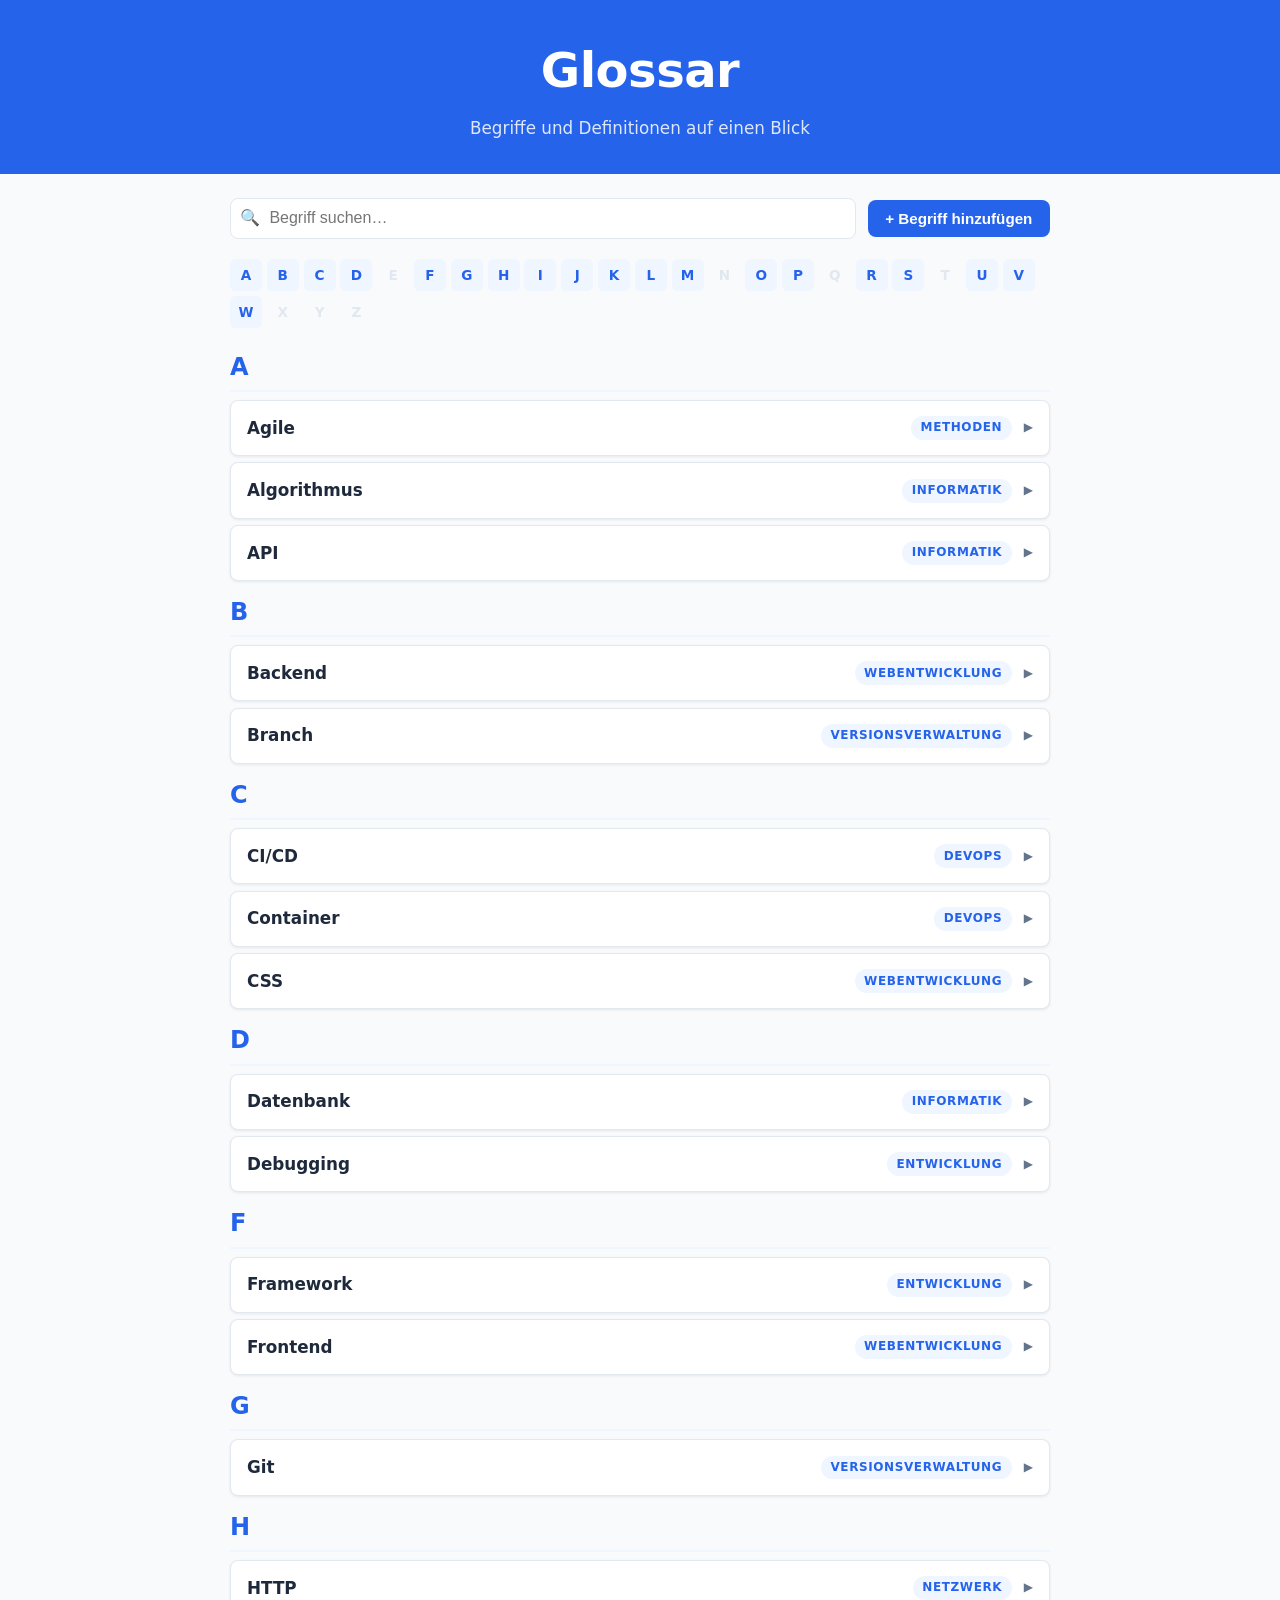
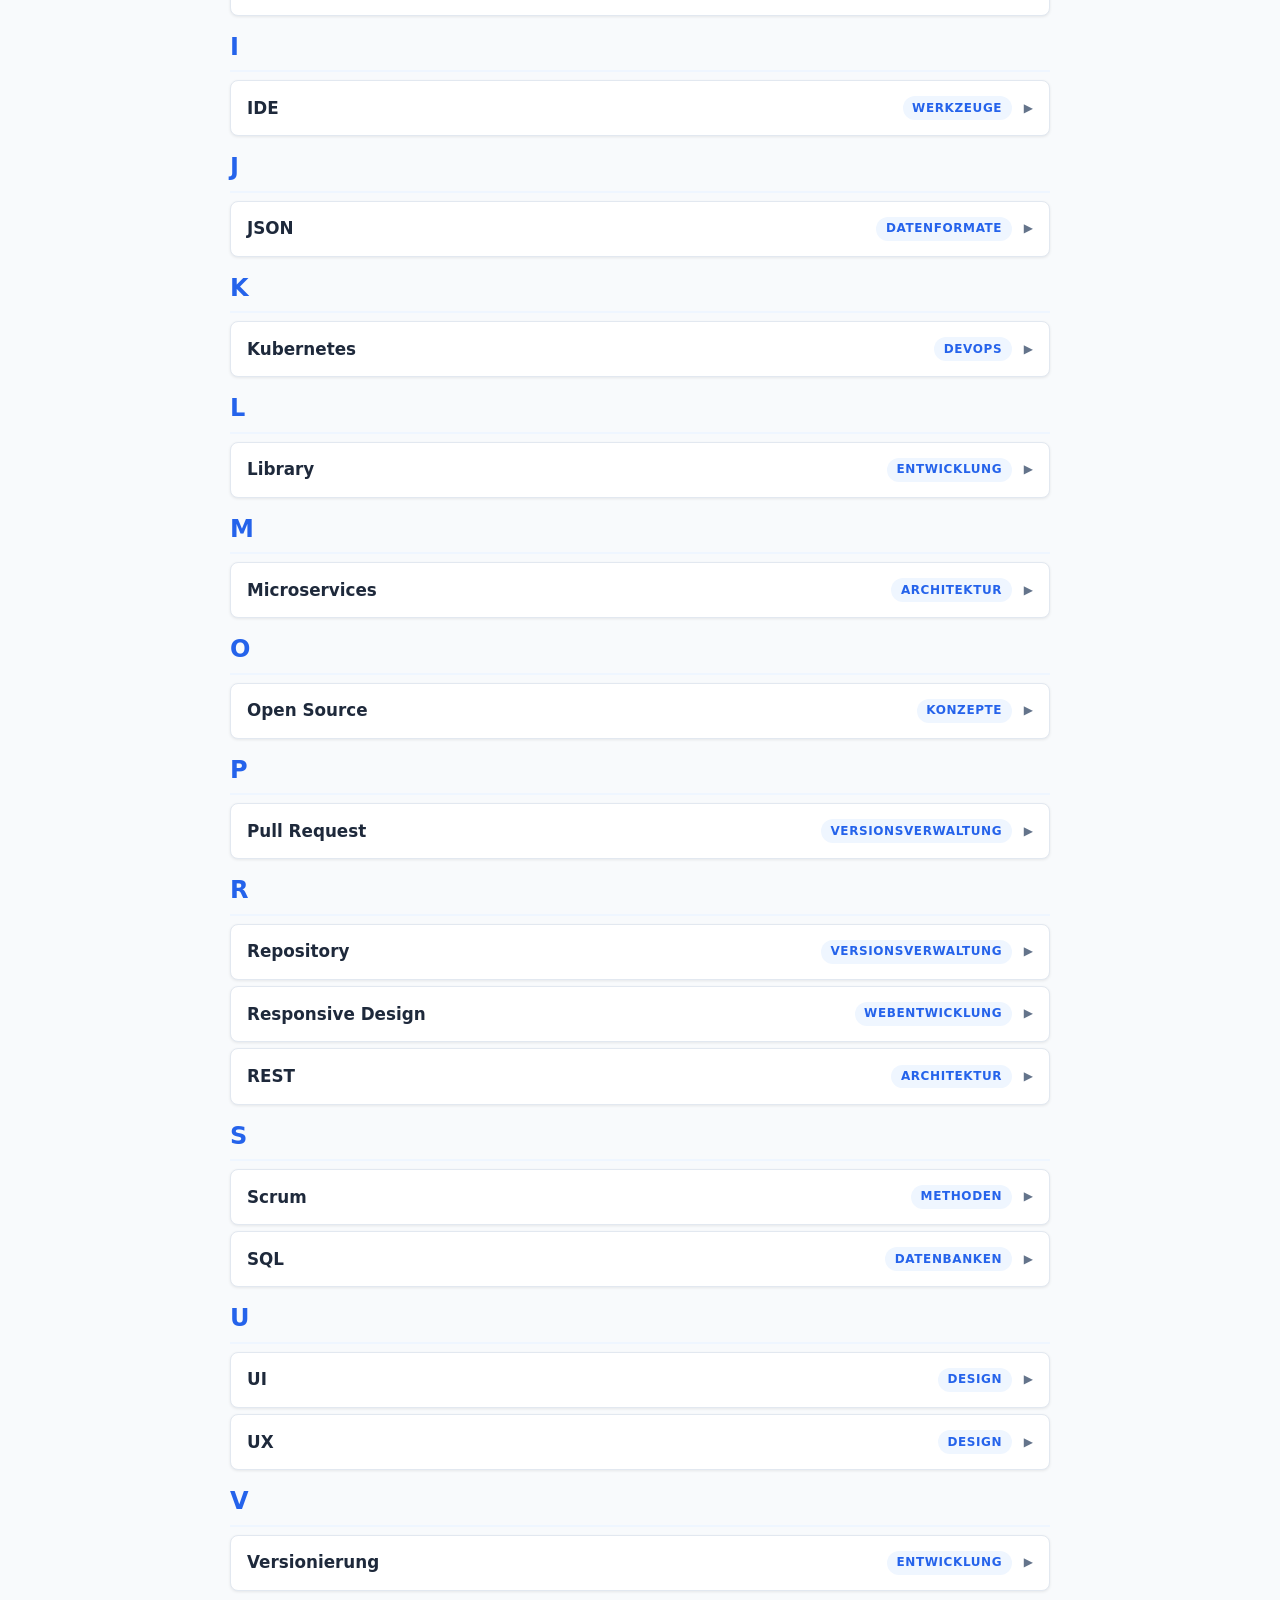
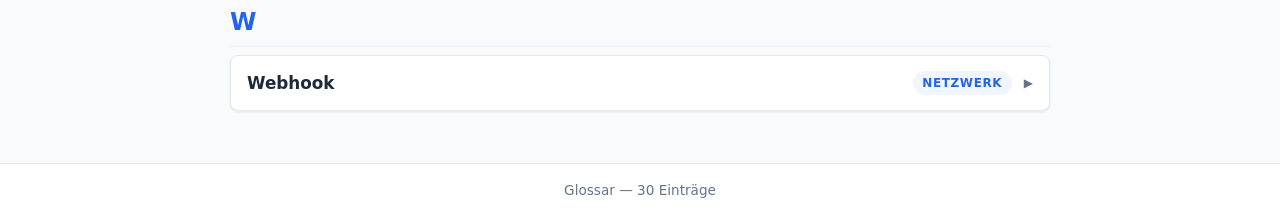
<file: index.html>
<!DOCTYPE html>
<html lang="de">
<head>
  <meta charset="UTF-8" />
  <meta name="viewport" content="width=device-width, initial-scale=1.0" />
  <title>Glossar</title>
  <link rel="stylesheet" href="style.css" />
</head>
<body>
  <header>
    <div class="header-inner">
      <h1>Glossar</h1>
      <p class="subtitle">Begriffe und Definitionen auf einen Blick</p>
    </div>
  </header>

  <main>
    <section class="controls">
      <div class="search-wrap">
        <input
          type="search"
          id="search"
          placeholder="Begriff suchen…"
          aria-label="Glossar durchsuchen"
          autocomplete="off"
        />
        <span class="search-icon" aria-hidden="true">🔍</span>
      </div>
      <button id="add-btn" class="btn-primary">+ Begriff hinzufügen</button>
    </section>

    <!-- Add / Edit form (hidden by default) -->
    <section id="form-section" class="form-section hidden" aria-live="polite">
      <h2 id="form-title">Neuen Begriff hinzufügen</h2>
      <form id="term-form" novalidate>
        <input type="hidden" id="edit-index" value="" />
        <div class="form-row">
          <label for="input-term">Begriff</label>
          <input type="text" id="input-term" required maxlength="100" />
        </div>
        <div class="form-row">
          <label for="input-def">Definition</label>
          <textarea id="input-def" required rows="4" maxlength="2000"></textarea>
        </div>
        <div class="form-row">
          <label for="input-category">Kategorie (optional)</label>
          <input type="text" id="input-category" maxlength="50" />
        </div>
        <div class="form-actions">
          <button type="submit" class="btn-primary">Speichern</button>
          <button type="button" id="cancel-btn" class="btn-secondary">Abbrechen</button>
        </div>
      </form>
    </section>

    <!-- Alphabet quick-nav -->
    <nav id="alpha-nav" class="alpha-nav" aria-label="Alphabetische Navigation"></nav>

    <!-- Glossary list -->
    <section id="glossary" class="glossary" aria-live="polite"></section>

    <p id="no-results" class="no-results hidden">Kein Begriff gefunden.</p>
  </main>

  <footer>
    <p>Glossar &mdash; <span id="term-count">0</span> Einträge</p>
  </footer>

  <script src="app.js"></script>
</body>
</html>
</file>
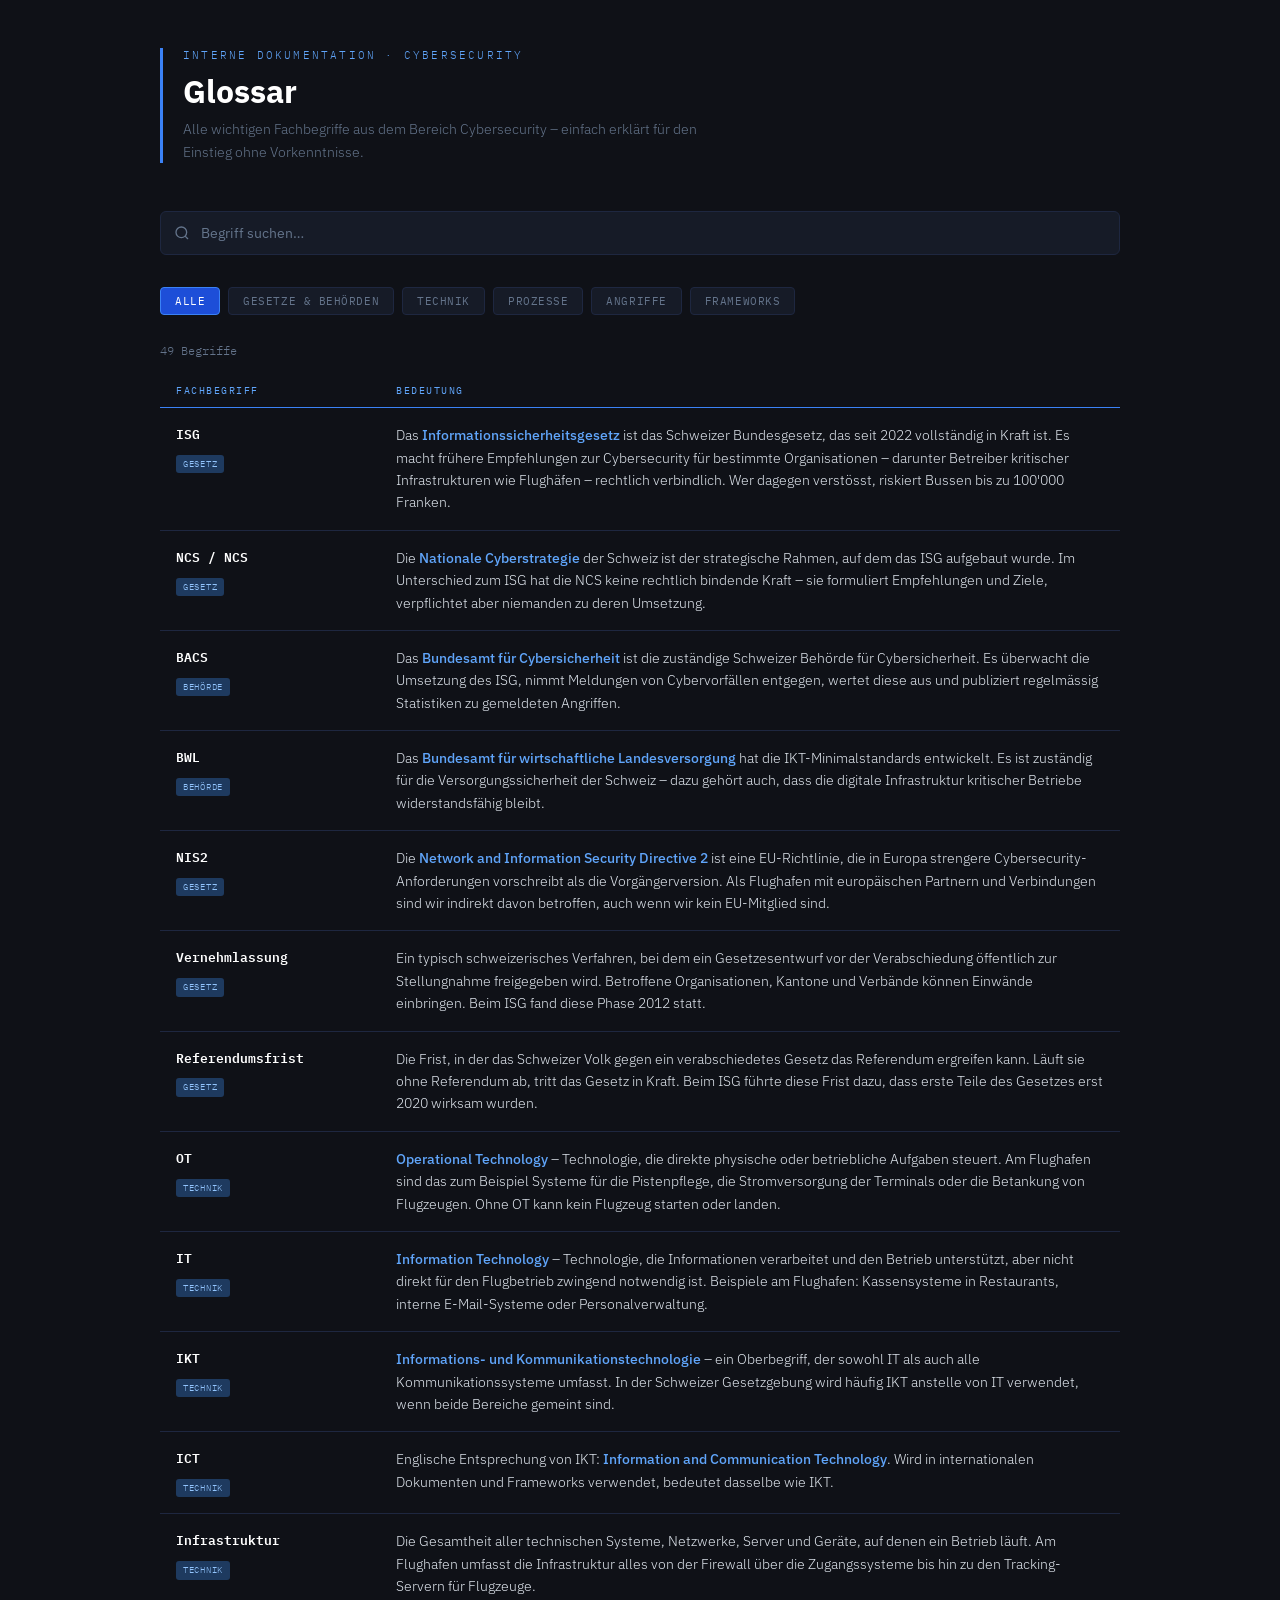
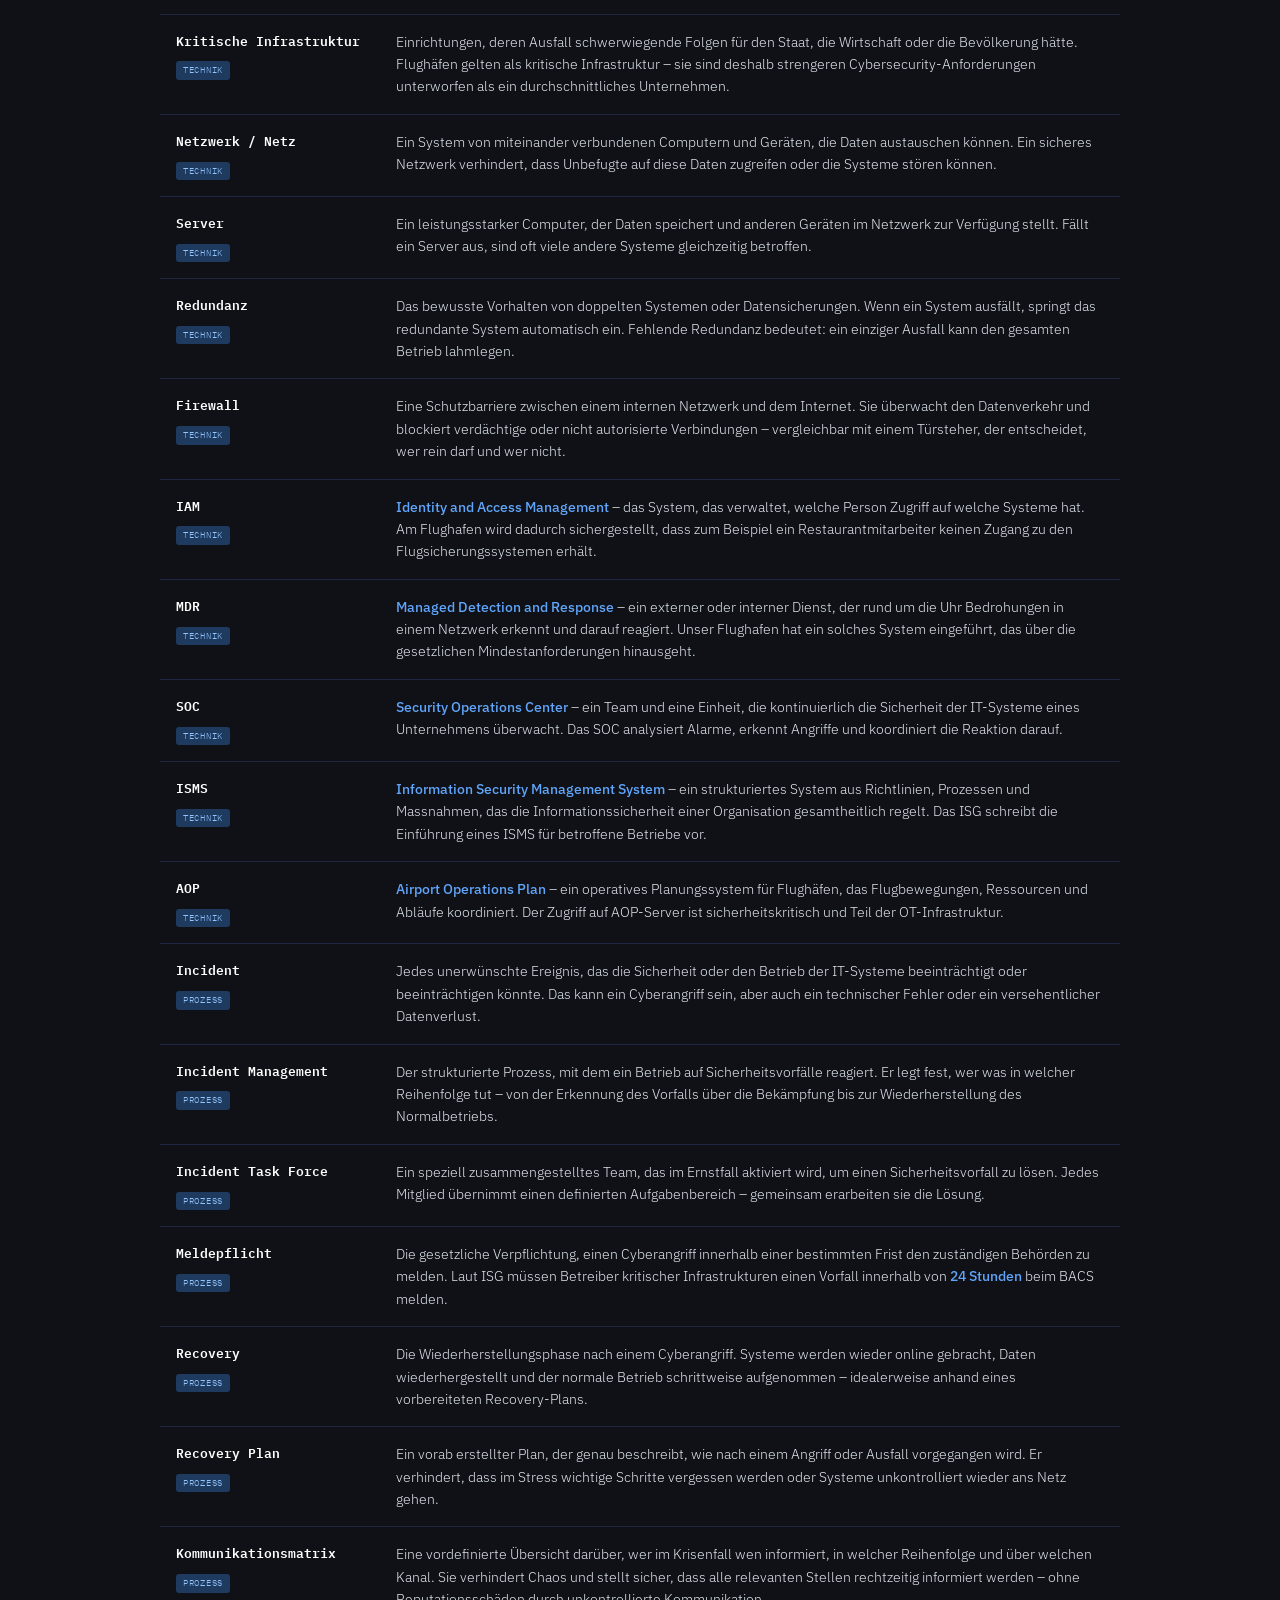
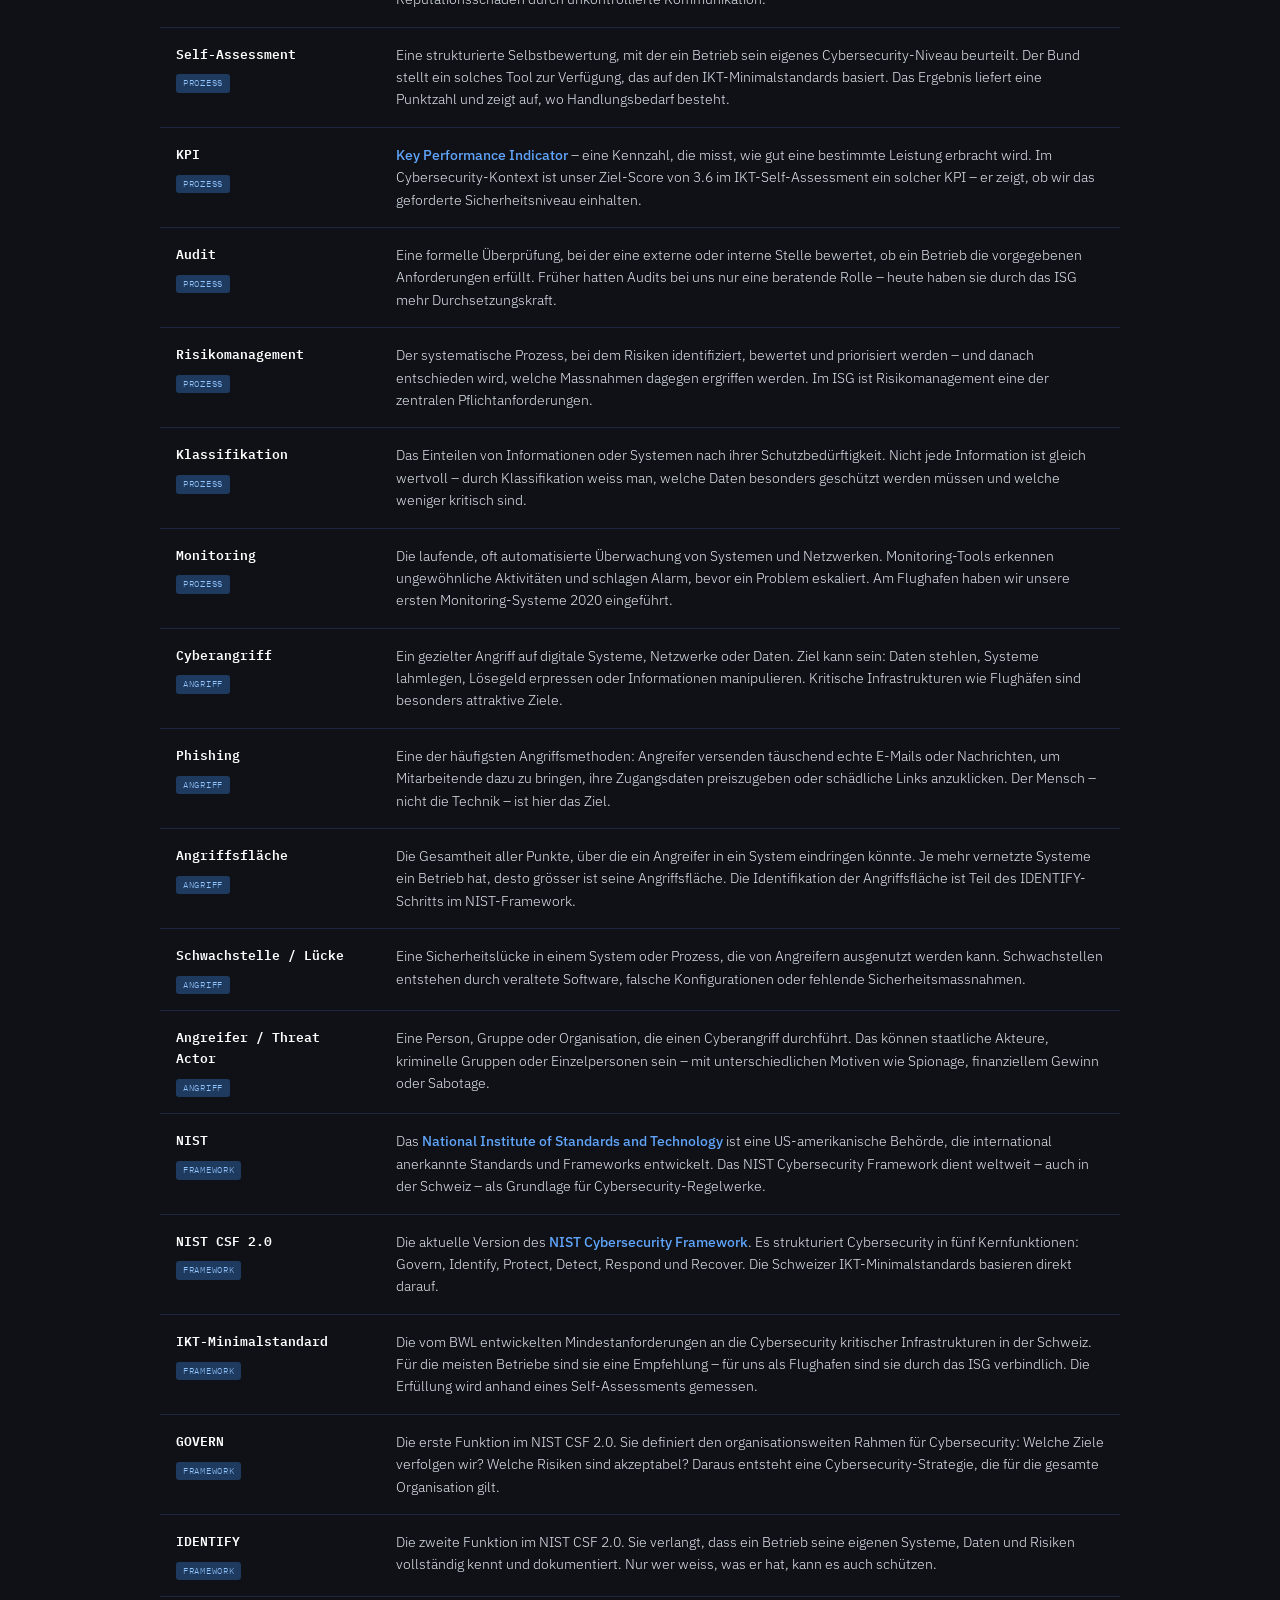
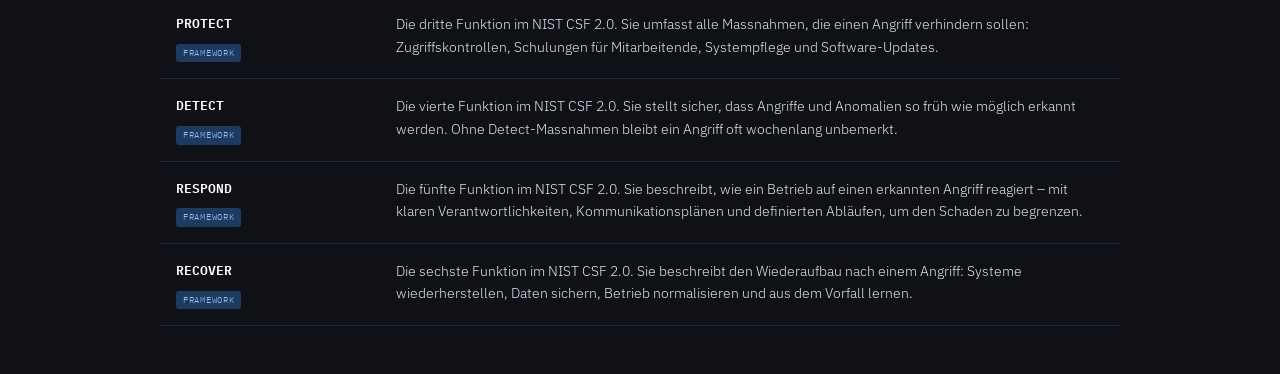
<file: glossar_cybersecurity.html>
<!DOCTYPE html>
<html lang="de">
<head>
<meta charset="UTF-8">
<meta name="viewport" content="width=device-width, initial-scale=1.0">
<title>Glossar – Cybersecurity am Flughafen</title>
<style>
  @import url('https://fonts.googleapis.com/css2?family=IBM+Plex+Mono:wght@400;600&family=IBM+Plex+Sans:wght@300;400;500;700&display=swap');

  :root {
    --bg: #0f1117;
    --surface: #161b27;
    --border: #1e2740;
    --accent: #3b82f6;
    --accent2: #60a5fa;
    --text: #e2e8f0;
    --muted: #64748b;
    --tag-bg: #1e3a5f;
    --tag-text: #93c5fd;
    --highlight: #1d4ed8;
  }

  * { box-sizing: border-box; margin: 0; padding: 0; }

  body {
    background: var(--bg);
    color: var(--text);
    font-family: 'IBM Plex Sans', sans-serif;
    font-weight: 300;
    min-height: 100vh;
    padding: 48px 24px;
  }

  .container {
    max-width: 960px;
    margin: 0 auto;
  }

  header {
    margin-bottom: 48px;
    border-left: 3px solid var(--accent);
    padding-left: 20px;
  }

  header .label {
    font-family: 'IBM Plex Mono', monospace;
    font-size: 11px;
    letter-spacing: 0.2em;
    color: var(--accent2);
    text-transform: uppercase;
    margin-bottom: 10px;
  }

  header h1 {
    font-size: 32px;
    font-weight: 700;
    color: #fff;
    line-height: 1.2;
    margin-bottom: 8px;
  }

  header p {
    color: var(--muted);
    font-size: 14px;
    max-width: 520px;
    line-height: 1.6;
  }

  .search-wrap {
    margin-bottom: 32px;
    position: relative;
  }

  .search-wrap input {
    width: 100%;
    background: var(--surface);
    border: 1px solid var(--border);
    color: var(--text);
    font-family: 'IBM Plex Sans', sans-serif;
    font-size: 14px;
    padding: 12px 16px 12px 40px;
    border-radius: 6px;
    outline: none;
    transition: border-color 0.2s;
  }

  .search-wrap input:focus { border-color: var(--accent); }
  .search-wrap input::placeholder { color: var(--muted); }

  .search-wrap svg {
    position: absolute;
    left: 14px;
    top: 50%;
    transform: translateY(-50%);
    color: var(--muted);
  }

  .filter-row {
    display: flex;
    gap: 8px;
    flex-wrap: wrap;
    margin-bottom: 28px;
  }

  .filter-btn {
    background: var(--surface);
    border: 1px solid var(--border);
    color: var(--muted);
    font-family: 'IBM Plex Mono', monospace;
    font-size: 11px;
    letter-spacing: 0.05em;
    padding: 6px 14px;
    border-radius: 4px;
    cursor: pointer;
    transition: all 0.15s;
    text-transform: uppercase;
  }

  .filter-btn:hover, .filter-btn.active {
    background: var(--highlight);
    border-color: var(--accent);
    color: #fff;
  }

  .count {
    font-family: 'IBM Plex Mono', monospace;
    font-size: 12px;
    color: var(--muted);
    margin-bottom: 16px;
  }

  table {
    width: 100%;
    border-collapse: collapse;
  }

  thead tr {
    border-bottom: 1px solid var(--accent);
  }

  thead th {
    font-family: 'IBM Plex Mono', monospace;
    font-size: 10px;
    letter-spacing: 0.15em;
    text-transform: uppercase;
    color: var(--accent2);
    padding: 10px 16px;
    text-align: left;
    font-weight: 400;
  }

  tbody tr {
    border-bottom: 1px solid var(--border);
    transition: background 0.15s;
  }

  tbody tr:hover { background: var(--surface); }

  tbody tr.hidden { display: none; }

  td {
    padding: 16px;
    vertical-align: top;
    font-size: 14px;
    line-height: 1.6;
  }

  td:first-child {
    width: 220px;
    min-width: 180px;
  }

  .term {
    font-family: 'IBM Plex Mono', monospace;
    font-size: 13px;
    font-weight: 600;
    color: #fff;
    display: block;
    margin-bottom: 6px;
  }

  .tag {
    display: inline-block;
    background: var(--tag-bg);
    color: var(--tag-text);
    font-family: 'IBM Plex Mono', monospace;
    font-size: 9px;
    letter-spacing: 0.08em;
    text-transform: uppercase;
    padding: 2px 7px;
    border-radius: 3px;
  }

  .definition {
    color: var(--text);
    font-weight: 300;
  }

  .definition strong {
    color: var(--accent2);
    font-weight: 500;
  }

  .no-results {
    text-align: center;
    padding: 48px;
    color: var(--muted);
    font-family: 'IBM Plex Mono', monospace;
    font-size: 13px;
    display: none;
  }
</style>
</head>
<body>
<div class="container">

  <header>
    <div class="label">Interne Dokumentation · Cybersecurity</div>
    <h1>Glossar</h1>
    <p>Alle wichtigen Fachbegriffe aus dem Bereich Cybersecurity – einfach erklärt für den Einstieg ohne Vorkenntnisse.</p>
  </header>

  <div class="search-wrap">
    <svg width="16" height="16" fill="none" stroke="currentColor" stroke-width="2" viewBox="0 0 24 24"><circle cx="11" cy="11" r="8"/><path d="m21 21-4.35-4.35"/></svg>
    <input type="text" id="search" placeholder="Begriff suchen…" oninput="filterTable()">
  </div>

  <div class="filter-row">
    <button class="filter-btn active" onclick="setFilter('alle', this)">Alle</button>
    <button class="filter-btn" onclick="setFilter('gesetz', this)">Gesetze & Behörden</button>
    <button class="filter-btn" onclick="setFilter('technik', this)">Technik</button>
    <button class="filter-btn" onclick="setFilter('prozess', this)">Prozesse</button>
    <button class="filter-btn" onclick="setFilter('angriff', this)">Angriffe</button>
    <button class="filter-btn" onclick="setFilter('framework', this)">Frameworks</button>
  </div>

  <div class="count" id="count"></div>

  <table id="glossar">
    <thead>
      <tr>
        <th>Fachbegriff</th>
        <th>Bedeutung</th>
      </tr>
    </thead>
    <tbody>

      <tr data-cat="gesetz">
        <td><span class="term">ISG</span><span class="tag">Gesetz</span></td>
        <td class="definition">Das <strong>Informationssicherheitsgesetz</strong> ist das Schweizer Bundesgesetz, das seit 2022 vollständig in Kraft ist. Es macht frühere Empfehlungen zur Cybersecurity für bestimmte Organisationen – darunter Betreiber kritischer Infrastrukturen wie Flughäfen – rechtlich verbindlich. Wer dagegen verstösst, riskiert Bussen bis zu 100'000 Franken.</td>
      </tr>

      <tr data-cat="gesetz">
        <td><span class="term">NCS / NCS</span><span class="tag">Gesetz</span></td>
        <td class="definition">Die <strong>Nationale Cyberstrategie</strong> der Schweiz ist der strategische Rahmen, auf dem das ISG aufgebaut wurde. Im Unterschied zum ISG hat die NCS keine rechtlich bindende Kraft – sie formuliert Empfehlungen und Ziele, verpflichtet aber niemanden zu deren Umsetzung.</td>
      </tr>

      <tr data-cat="gesetz">
        <td><span class="term">BACS</span><span class="tag">Behörde</span></td>
        <td class="definition">Das <strong>Bundesamt für Cybersicherheit</strong> ist die zuständige Schweizer Behörde für Cybersicherheit. Es überwacht die Umsetzung des ISG, nimmt Meldungen von Cybervorfällen entgegen, wertet diese aus und publiziert regelmässig Statistiken zu gemeldeten Angriffen.</td>
      </tr>

      <tr data-cat="gesetz">
        <td><span class="term">BWL</span><span class="tag">Behörde</span></td>
        <td class="definition">Das <strong>Bundesamt für wirtschaftliche Landesversorgung</strong> hat die IKT-Minimalstandards entwickelt. Es ist zuständig für die Versorgungssicherheit der Schweiz – dazu gehört auch, dass die digitale Infrastruktur kritischer Betriebe widerstandsfähig bleibt.</td>
      </tr>

      <tr data-cat="gesetz">
        <td><span class="term">NIS2</span><span class="tag">Gesetz</span></td>
        <td class="definition">Die <strong>Network and Information Security Directive 2</strong> ist eine EU-Richtlinie, die in Europa strengere Cybersecurity-Anforderungen vorschreibt als die Vorgängerversion. Als Flughafen mit europäischen Partnern und Verbindungen sind wir indirekt davon betroffen, auch wenn wir kein EU-Mitglied sind.</td>
      </tr>

      <tr data-cat="gesetz">
        <td><span class="term">Vernehmlassung</span><span class="tag">Gesetz</span></td>
        <td class="definition">Ein typisch schweizerisches Verfahren, bei dem ein Gesetzesentwurf vor der Verabschiedung öffentlich zur Stellungnahme freigegeben wird. Betroffene Organisationen, Kantone und Verbände können Einwände einbringen. Beim ISG fand diese Phase 2012 statt.</td>
      </tr>

      <tr data-cat="gesetz">
        <td><span class="term">Referendumsfrist</span><span class="tag">Gesetz</span></td>
        <td class="definition">Die Frist, in der das Schweizer Volk gegen ein verabschiedetes Gesetz das Referendum ergreifen kann. Läuft sie ohne Referendum ab, tritt das Gesetz in Kraft. Beim ISG führte diese Frist dazu, dass erste Teile des Gesetzes erst 2020 wirksam wurden.</td>
      </tr>

      <tr data-cat="technik">
        <td><span class="term">OT</span><span class="tag">Technik</span></td>
        <td class="definition"><strong>Operational Technology</strong> – Technologie, die direkte physische oder betriebliche Aufgaben steuert. Am Flughafen sind das zum Beispiel Systeme für die Pistenpflege, die Stromversorgung der Terminals oder die Betankung von Flugzeugen. Ohne OT kann kein Flugzeug starten oder landen.</td>
      </tr>

      <tr data-cat="technik">
        <td><span class="term">IT</span><span class="tag">Technik</span></td>
        <td class="definition"><strong>Information Technology</strong> – Technologie, die Informationen verarbeitet und den Betrieb unterstützt, aber nicht direkt für den Flugbetrieb zwingend notwendig ist. Beispiele am Flughafen: Kassensysteme in Restaurants, interne E-Mail-Systeme oder Personalverwaltung.</td>
      </tr>

      <tr data-cat="technik">
        <td><span class="term">IKT</span><span class="tag">Technik</span></td>
        <td class="definition"><strong>Informations- und Kommunikationstechnologie</strong> – ein Oberbegriff, der sowohl IT als auch alle Kommunikationssysteme umfasst. In der Schweizer Gesetzgebung wird häufig IKT anstelle von IT verwendet, wenn beide Bereiche gemeint sind.</td>
      </tr>

      <tr data-cat="technik">
        <td><span class="term">ICT</span><span class="tag">Technik</span></td>
        <td class="definition">Englische Entsprechung von IKT: <strong>Information and Communication Technology</strong>. Wird in internationalen Dokumenten und Frameworks verwendet, bedeutet dasselbe wie IKT.</td>
      </tr>

      <tr data-cat="technik">
        <td><span class="term">Infrastruktur</span><span class="tag">Technik</span></td>
        <td class="definition">Die Gesamtheit aller technischen Systeme, Netzwerke, Server und Geräte, auf denen ein Betrieb läuft. Am Flughafen umfasst die Infrastruktur alles von der Firewall über die Zugangssysteme bis hin zu den Tracking-Servern für Flugzeuge.</td>
      </tr>

      <tr data-cat="technik">
        <td><span class="term">Kritische Infrastruktur</span><span class="tag">Technik</span></td>
        <td class="definition">Einrichtungen, deren Ausfall schwerwiegende Folgen für den Staat, die Wirtschaft oder die Bevölkerung hätte. Flughäfen gelten als kritische Infrastruktur – sie sind deshalb strengeren Cybersecurity-Anforderungen unterworfen als ein durchschnittliches Unternehmen.</td>
      </tr>

      <tr data-cat="technik">
        <td><span class="term">Netzwerk / Netz</span><span class="tag">Technik</span></td>
        <td class="definition">Ein System von miteinander verbundenen Computern und Geräten, die Daten austauschen können. Ein sicheres Netzwerk verhindert, dass Unbefugte auf diese Daten zugreifen oder die Systeme stören können.</td>
      </tr>

      <tr data-cat="technik">
        <td><span class="term">Server</span><span class="tag">Technik</span></td>
        <td class="definition">Ein leistungsstarker Computer, der Daten speichert und anderen Geräten im Netzwerk zur Verfügung stellt. Fällt ein Server aus, sind oft viele andere Systeme gleichzeitig betroffen.</td>
      </tr>

      <tr data-cat="technik">
        <td><span class="term">Redundanz</span><span class="tag">Technik</span></td>
        <td class="definition">Das bewusste Vorhalten von doppelten Systemen oder Datensicherungen. Wenn ein System ausfällt, springt das redundante System automatisch ein. Fehlende Redundanz bedeutet: ein einziger Ausfall kann den gesamten Betrieb lahmlegen.</td>
      </tr>

      <tr data-cat="technik">
        <td><span class="term">Firewall</span><span class="tag">Technik</span></td>
        <td class="definition">Eine Schutzbarriere zwischen einem internen Netzwerk und dem Internet. Sie überwacht den Datenverkehr und blockiert verdächtige oder nicht autorisierte Verbindungen – vergleichbar mit einem Türsteher, der entscheidet, wer rein darf und wer nicht.</td>
      </tr>

      <tr data-cat="technik">
        <td><span class="term">IAM</span><span class="tag">Technik</span></td>
        <td class="definition"><strong>Identity and Access Management</strong> – das System, das verwaltet, welche Person Zugriff auf welche Systeme hat. Am Flughafen wird dadurch sichergestellt, dass zum Beispiel ein Restaurantmitarbeiter keinen Zugang zu den Flugsicherungssystemen erhält.</td>
      </tr>

      <tr data-cat="technik">
        <td><span class="term">MDR</span><span class="tag">Technik</span></td>
        <td class="definition"><strong>Managed Detection and Response</strong> – ein externer oder interner Dienst, der rund um die Uhr Bedrohungen in einem Netzwerk erkennt und darauf reagiert. Unser Flughafen hat ein solches System eingeführt, das über die gesetzlichen Mindestanforderungen hinausgeht.</td>
      </tr>

      <tr data-cat="technik">
        <td><span class="term">SOC</span><span class="tag">Technik</span></td>
        <td class="definition"><strong>Security Operations Center</strong> – ein Team und eine Einheit, die kontinuierlich die Sicherheit der IT-Systeme eines Unternehmens überwacht. Das SOC analysiert Alarme, erkennt Angriffe und koordiniert die Reaktion darauf.</td>
      </tr>

      <tr data-cat="technik">
        <td><span class="term">ISMS</span><span class="tag">Technik</span></td>
        <td class="definition"><strong>Information Security Management System</strong> – ein strukturiertes System aus Richtlinien, Prozessen und Massnahmen, das die Informationssicherheit einer Organisation gesamtheitlich regelt. Das ISG schreibt die Einführung eines ISMS für betroffene Betriebe vor.</td>
      </tr>

      <tr data-cat="technik">
        <td><span class="term">AOP</span><span class="tag">Technik</span></td>
        <td class="definition"><strong>Airport Operations Plan</strong> – ein operatives Planungssystem für Flughäfen, das Flugbewegungen, Ressourcen und Abläufe koordiniert. Der Zugriff auf AOP-Server ist sicherheitskritisch und Teil der OT-Infrastruktur.</td>
      </tr>

      <tr data-cat="prozess">
        <td><span class="term">Incident</span><span class="tag">Prozess</span></td>
        <td class="definition">Jedes unerwünschte Ereignis, das die Sicherheit oder den Betrieb der IT-Systeme beeinträchtigt oder beeinträchtigen könnte. Das kann ein Cyberangriff sein, aber auch ein technischer Fehler oder ein versehentlicher Datenverlust.</td>
      </tr>

      <tr data-cat="prozess">
        <td><span class="term">Incident Management</span><span class="tag">Prozess</span></td>
        <td class="definition">Der strukturierte Prozess, mit dem ein Betrieb auf Sicherheitsvorfälle reagiert. Er legt fest, wer was in welcher Reihenfolge tut – von der Erkennung des Vorfalls über die Bekämpfung bis zur Wiederherstellung des Normalbetriebs.</td>
      </tr>

      <tr data-cat="prozess">
        <td><span class="term">Incident Task Force</span><span class="tag">Prozess</span></td>
        <td class="definition">Ein speziell zusammengestelltes Team, das im Ernstfall aktiviert wird, um einen Sicherheitsvorfall zu lösen. Jedes Mitglied übernimmt einen definierten Aufgabenbereich – gemeinsam erarbeiten sie die Lösung.</td>
      </tr>

      <tr data-cat="prozess">
        <td><span class="term">Meldepflicht</span><span class="tag">Prozess</span></td>
        <td class="definition">Die gesetzliche Verpflichtung, einen Cyberangriff innerhalb einer bestimmten Frist den zuständigen Behörden zu melden. Laut ISG müssen Betreiber kritischer Infrastrukturen einen Vorfall innerhalb von <strong>24 Stunden</strong> beim BACS melden.</td>
      </tr>

      <tr data-cat="prozess">
        <td><span class="term">Recovery</span><span class="tag">Prozess</span></td>
        <td class="definition">Die Wiederherstellungsphase nach einem Cyberangriff. Systeme werden wieder online gebracht, Daten wiederhergestellt und der normale Betrieb schrittweise aufgenommen – idealerweise anhand eines vorbereiteten Recovery-Plans.</td>
      </tr>

      <tr data-cat="prozess">
        <td><span class="term">Recovery Plan</span><span class="tag">Prozess</span></td>
        <td class="definition">Ein vorab erstellter Plan, der genau beschreibt, wie nach einem Angriff oder Ausfall vorgegangen wird. Er verhindert, dass im Stress wichtige Schritte vergessen werden oder Systeme unkontrolliert wieder ans Netz gehen.</td>
      </tr>

      <tr data-cat="prozess">
        <td><span class="term">Kommunikationsmatrix</span><span class="tag">Prozess</span></td>
        <td class="definition">Eine vordefinierte Übersicht darüber, wer im Krisenfall wen informiert, in welcher Reihenfolge und über welchen Kanal. Sie verhindert Chaos und stellt sicher, dass alle relevanten Stellen rechtzeitig informiert werden – ohne Reputationsschäden durch unkontrollierte Kommunikation.</td>
      </tr>

      <tr data-cat="prozess">
        <td><span class="term">Self-Assessment</span><span class="tag">Prozess</span></td>
        <td class="definition">Eine strukturierte Selbstbewertung, mit der ein Betrieb sein eigenes Cybersecurity-Niveau beurteilt. Der Bund stellt ein solches Tool zur Verfügung, das auf den IKT-Minimalstandards basiert. Das Ergebnis liefert eine Punktzahl und zeigt auf, wo Handlungsbedarf besteht.</td>
      </tr>

      <tr data-cat="prozess">
        <td><span class="term">KPI</span><span class="tag">Prozess</span></td>
        <td class="definition"><strong>Key Performance Indicator</strong> – eine Kennzahl, die misst, wie gut eine bestimmte Leistung erbracht wird. Im Cybersecurity-Kontext ist unser Ziel-Score von 3.6 im IKT-Self-Assessment ein solcher KPI – er zeigt, ob wir das geforderte Sicherheitsniveau einhalten.</td>
      </tr>

      <tr data-cat="prozess">
        <td><span class="term">Audit</span><span class="tag">Prozess</span></td>
        <td class="definition">Eine formelle Überprüfung, bei der eine externe oder interne Stelle bewertet, ob ein Betrieb die vorgegebenen Anforderungen erfüllt. Früher hatten Audits bei uns nur eine beratende Rolle – heute haben sie durch das ISG mehr Durchsetzungskraft.</td>
      </tr>

      <tr data-cat="prozess">
        <td><span class="term">Risikomanagement</span><span class="tag">Prozess</span></td>
        <td class="definition">Der systematische Prozess, bei dem Risiken identifiziert, bewertet und priorisiert werden – und danach entschieden wird, welche Massnahmen dagegen ergriffen werden. Im ISG ist Risikomanagement eine der zentralen Pflichtanforderungen.</td>
      </tr>

      <tr data-cat="prozess">
        <td><span class="term">Klassifikation</span><span class="tag">Prozess</span></td>
        <td class="definition">Das Einteilen von Informationen oder Systemen nach ihrer Schutzbedürftigkeit. Nicht jede Information ist gleich wertvoll – durch Klassifikation weiss man, welche Daten besonders geschützt werden müssen und welche weniger kritisch sind.</td>
      </tr>

      <tr data-cat="prozess">
        <td><span class="term">Monitoring</span><span class="tag">Prozess</span></td>
        <td class="definition">Die laufende, oft automatisierte Überwachung von Systemen und Netzwerken. Monitoring-Tools erkennen ungewöhnliche Aktivitäten und schlagen Alarm, bevor ein Problem eskaliert. Am Flughafen haben wir unsere ersten Monitoring-Systeme 2020 eingeführt.</td>
      </tr>

      <tr data-cat="angriff">
        <td><span class="term">Cyberangriff</span><span class="tag">Angriff</span></td>
        <td class="definition">Ein gezielter Angriff auf digitale Systeme, Netzwerke oder Daten. Ziel kann sein: Daten stehlen, Systeme lahmlegen, Lösegeld erpressen oder Informationen manipulieren. Kritische Infrastrukturen wie Flughäfen sind besonders attraktive Ziele.</td>
      </tr>

      <tr data-cat="angriff">
        <td><span class="term">Phishing</span><span class="tag">Angriff</span></td>
        <td class="definition">Eine der häufigsten Angriffsmethoden: Angreifer versenden täuschend echte E-Mails oder Nachrichten, um Mitarbeitende dazu zu bringen, ihre Zugangsdaten preiszugeben oder schädliche Links anzuklicken. Der Mensch – nicht die Technik – ist hier das Ziel.</td>
      </tr>

      <tr data-cat="angriff">
        <td><span class="term">Angriffsfläche</span><span class="tag">Angriff</span></td>
        <td class="definition">Die Gesamtheit aller Punkte, über die ein Angreifer in ein System eindringen könnte. Je mehr vernetzte Systeme ein Betrieb hat, desto grösser ist seine Angriffsfläche. Die Identifikation der Angriffsfläche ist Teil des IDENTIFY-Schritts im NIST-Framework.</td>
      </tr>

      <tr data-cat="angriff">
        <td><span class="term">Schwachstelle / Lücke</span><span class="tag">Angriff</span></td>
        <td class="definition">Eine Sicherheitslücke in einem System oder Prozess, die von Angreifern ausgenutzt werden kann. Schwachstellen entstehen durch veraltete Software, falsche Konfigurationen oder fehlende Sicherheitsmassnahmen.</td>
      </tr>

      <tr data-cat="angriff">
        <td><span class="term">Angreifer / Threat Actor</span><span class="tag">Angriff</span></td>
        <td class="definition">Eine Person, Gruppe oder Organisation, die einen Cyberangriff durchführt. Das können staatliche Akteure, kriminelle Gruppen oder Einzelpersonen sein – mit unterschiedlichen Motiven wie Spionage, finanziellem Gewinn oder Sabotage.</td>
      </tr>

      <tr data-cat="framework">
        <td><span class="term">NIST</span><span class="tag">Framework</span></td>
        <td class="definition">Das <strong>National Institute of Standards and Technology</strong> ist eine US-amerikanische Behörde, die international anerkannte Standards und Frameworks entwickelt. Das NIST Cybersecurity Framework dient weltweit – auch in der Schweiz – als Grundlage für Cybersecurity-Regelwerke.</td>
      </tr>

      <tr data-cat="framework">
        <td><span class="term">NIST CSF 2.0</span><span class="tag">Framework</span></td>
        <td class="definition">Die aktuelle Version des <strong>NIST Cybersecurity Framework</strong>. Es strukturiert Cybersecurity in fünf Kernfunktionen: Govern, Identify, Protect, Detect, Respond und Recover. Die Schweizer IKT-Minimalstandards basieren direkt darauf.</td>
      </tr>

      <tr data-cat="framework">
        <td><span class="term">IKT-Minimalstandard</span><span class="tag">Framework</span></td>
        <td class="definition">Die vom BWL entwickelten Mindestanforderungen an die Cybersecurity kritischer Infrastrukturen in der Schweiz. Für die meisten Betriebe sind sie eine Empfehlung – für uns als Flughafen sind sie durch das ISG verbindlich. Die Erfüllung wird anhand eines Self-Assessments gemessen.</td>
      </tr>

      <tr data-cat="framework">
        <td><span class="term">GOVERN</span><span class="tag">Framework</span></td>
        <td class="definition">Die erste Funktion im NIST CSF 2.0. Sie definiert den organisationsweiten Rahmen für Cybersecurity: Welche Ziele verfolgen wir? Welche Risiken sind akzeptabel? Daraus entsteht eine Cybersecurity-Strategie, die für die gesamte Organisation gilt.</td>
      </tr>

      <tr data-cat="framework">
        <td><span class="term">IDENTIFY</span><span class="tag">Framework</span></td>
        <td class="definition">Die zweite Funktion im NIST CSF 2.0. Sie verlangt, dass ein Betrieb seine eigenen Systeme, Daten und Risiken vollständig kennt und dokumentiert. Nur wer weiss, was er hat, kann es auch schützen.</td>
      </tr>

      <tr data-cat="framework">
        <td><span class="term">PROTECT</span><span class="tag">Framework</span></td>
        <td class="definition">Die dritte Funktion im NIST CSF 2.0. Sie umfasst alle Massnahmen, die einen Angriff verhindern sollen: Zugriffskontrollen, Schulungen für Mitarbeitende, Systempflege und Software-Updates.</td>
      </tr>

      <tr data-cat="framework">
        <td><span class="term">DETECT</span><span class="tag">Framework</span></td>
        <td class="definition">Die vierte Funktion im NIST CSF 2.0. Sie stellt sicher, dass Angriffe und Anomalien so früh wie möglich erkannt werden. Ohne Detect-Massnahmen bleibt ein Angriff oft wochenlang unbemerkt.</td>
      </tr>

      <tr data-cat="framework">
        <td><span class="term">RESPOND</span><span class="tag">Framework</span></td>
        <td class="definition">Die fünfte Funktion im NIST CSF 2.0. Sie beschreibt, wie ein Betrieb auf einen erkannten Angriff reagiert – mit klaren Verantwortlichkeiten, Kommunikationsplänen und definierten Abläufen, um den Schaden zu begrenzen.</td>
      </tr>

      <tr data-cat="framework">
        <td><span class="term">RECOVER</span><span class="tag">Framework</span></td>
        <td class="definition">Die sechste Funktion im NIST CSF 2.0. Sie beschreibt den Wiederaufbau nach einem Angriff: Systeme wiederherstellen, Daten sichern, Betrieb normalisieren und aus dem Vorfall lernen.</td>
      </tr>

    </tbody>
  </table>

  <div class="no-results" id="no-results">Keine Begriffe gefunden.</div>

</div>

<script>
  let activeFilter = 'alle';

  function updateCount() {
    const visible = document.querySelectorAll('#glossar tbody tr:not(.hidden)').length;
    document.getElementById('count').textContent = visible + ' Begriff' + (visible !== 1 ? 'e' : '');
  }

  function filterTable() {
    const q = document.getElementById('search').value.toLowerCase();
    const rows = document.querySelectorAll('#glossar tbody tr');
    let visCount = 0;

    rows.forEach(row => {
      const matchCat = activeFilter === 'alle' || row.dataset.cat === activeFilter;
      const matchQ = q === '' || row.textContent.toLowerCase().includes(q);
      if (matchCat && matchQ) {
        row.classList.remove('hidden');
        visCount++;
      } else {
        row.classList.add('hidden');
      }
    });

    document.getElementById('no-results').style.display = visCount === 0 ? 'block' : 'none';
    updateCount();
  }

  function setFilter(cat, btn) {
    activeFilter = cat;
    document.querySelectorAll('.filter-btn').forEach(b => b.classList.remove('active'));
    btn.classList.add('active');
    filterTable();
  }

  updateCount();
</script>
</body>
</html>
</file>
<file: style.css>
/* ─── Reset & base ───────────────────────────────────────────────────── */
*, *::before, *::after { box-sizing: border-box; margin: 0; padding: 0; }

:root {
  --primary:       #2563eb;
  --primary-dark:  #1d4ed8;
  --primary-light: #eff6ff;
  --accent:        #f59e0b;
  --text:          #1e293b;
  --text-muted:    #64748b;
  --surface:       #ffffff;
  --surface-alt:   #f8fafc;
  --border:        #e2e8f0;
  --radius:        0.5rem;
  --shadow-sm:     0 1px 3px rgba(0,0,0,.08);
  --shadow-md:     0 4px 12px rgba(0,0,0,.1);
  --transition:    200ms ease;
}

html { scroll-behavior: smooth; }

body {
  font-family: system-ui, -apple-system, "Segoe UI", Roboto, sans-serif;
  font-size: 1rem;
  line-height: 1.6;
  color: var(--text);
  background: var(--surface-alt);
  min-height: 100vh;
  display: flex;
  flex-direction: column;
}

/* ─── Header ─────────────────────────────────────────────────────────── */
header {
  background: var(--primary);
  color: #fff;
  padding: 2rem 1.5rem;
  text-align: center;
}

.header-inner { max-width: 860px; margin: 0 auto; }

header h1 {
  font-size: clamp(1.8rem, 5vw, 3rem);
  font-weight: 800;
  letter-spacing: -0.5px;
}

.subtitle {
  margin-top: 0.4rem;
  font-size: 1.05rem;
  opacity: 0.85;
}

/* ─── Main layout ────────────────────────────────────────────────────── */
main {
  flex: 1;
  max-width: 860px;
  width: 100%;
  margin: 0 auto;
  padding: 1.5rem 1.25rem 3rem;
}

/* ─── Controls ───────────────────────────────────────────────────────── */
.controls {
  display: flex;
  gap: 0.75rem;
  align-items: center;
  flex-wrap: wrap;
  margin-bottom: 1.25rem;
}

.search-wrap {
  position: relative;
  flex: 1;
  min-width: 220px;
}

.search-wrap input {
  width: 100%;
  padding: 0.65rem 0.75rem 0.65rem 2.4rem;
  border: 1.5px solid var(--border);
  border-radius: var(--radius);
  font-size: 1rem;
  background: var(--surface);
  color: var(--text);
  transition: border-color var(--transition), box-shadow var(--transition);
}

.search-wrap input:focus {
  outline: none;
  border-color: var(--primary);
  box-shadow: 0 0 0 3px rgba(37,99,235,.15);
}

.search-icon {
  position: absolute;
  left: 0.65rem;
  top: 50%;
  transform: translateY(-50%);
  pointer-events: none;
  font-size: 1rem;
}

/* ─── Buttons ────────────────────────────────────────────────────────── */
.btn-primary, .btn-secondary {
  padding: 0.6rem 1.1rem;
  border: none;
  border-radius: var(--radius);
  font-size: 0.95rem;
  font-weight: 600;
  cursor: pointer;
  transition: background var(--transition), transform 80ms;
  white-space: nowrap;
}

.btn-primary {
  background: var(--primary);
  color: #fff;
}

.btn-primary:hover { background: var(--primary-dark); }
.btn-primary:active { transform: scale(.97); }

.btn-secondary {
  background: var(--border);
  color: var(--text);
}

.btn-secondary:hover { background: #cbd5e1; }

/* ─── Form section ───────────────────────────────────────────────────── */
.form-section {
  background: var(--surface);
  border: 1.5px solid var(--border);
  border-radius: var(--radius);
  padding: 1.5rem;
  margin-bottom: 1.5rem;
  box-shadow: var(--shadow-sm);
}

.form-section h2 {
  font-size: 1.1rem;
  margin-bottom: 1rem;
  color: var(--primary);
}

.form-row {
  display: flex;
  flex-direction: column;
  gap: 0.3rem;
  margin-bottom: 0.9rem;
}

.form-row label {
  font-size: 0.875rem;
  font-weight: 600;
  color: var(--text-muted);
}

.form-row input,
.form-row textarea {
  border: 1.5px solid var(--border);
  border-radius: var(--radius);
  padding: 0.55rem 0.75rem;
  font-size: 1rem;
  font-family: inherit;
  color: var(--text);
  background: var(--surface-alt);
  transition: border-color var(--transition), box-shadow var(--transition);
  resize: vertical;
}

.form-row input:focus,
.form-row textarea:focus {
  outline: none;
  border-color: var(--primary);
  box-shadow: 0 0 0 3px rgba(37,99,235,.15);
}

.form-row input.invalid,
.form-row textarea.invalid {
  border-color: #ef4444;
}

.form-actions {
  display: flex;
  gap: 0.6rem;
  margin-top: 0.5rem;
}

/* ─── Alphabet nav ───────────────────────────────────────────────────── */
.alpha-nav {
  display: flex;
  flex-wrap: wrap;
  gap: 0.3rem;
  margin-bottom: 1.25rem;
}

.alpha-nav a,
.alpha-nav .disabled {
  display: inline-block;
  width: 2rem;
  height: 2rem;
  line-height: 2rem;
  text-align: center;
  border-radius: 0.35rem;
  font-size: 0.85rem;
  font-weight: 700;
  text-decoration: none;
}

.alpha-nav a {
  color: var(--primary);
  background: var(--primary-light);
  transition: background var(--transition), color var(--transition);
}

.alpha-nav a:hover {
  background: var(--primary);
  color: #fff;
}

.alpha-nav a.disabled,
.alpha-nav .disabled {
  color: var(--border);
  background: transparent;
  pointer-events: none;
}

/* ─── Glossary ───────────────────────────────────────────────────────── */
.glossary { display: flex; flex-direction: column; gap: 0.5rem; }

.alpha-group { margin-bottom: 0.25rem; }

.alpha-group-letter {
  font-size: 1.5rem;
  font-weight: 800;
  color: var(--primary);
  margin-bottom: 0.5rem;
  padding-bottom: 0.25rem;
  border-bottom: 2px solid var(--primary-light);
}

.term-list { display: flex; flex-direction: column; gap: 0.4rem; }

/* ─── Term card ──────────────────────────────────────────────────────── */
.term-card {
  background: var(--surface);
  border: 1.5px solid var(--border);
  border-radius: var(--radius);
  overflow: hidden;
  box-shadow: var(--shadow-sm);
  transition: box-shadow var(--transition);
}

.term-card:hover { box-shadow: var(--shadow-md); }

.term-card summary {
  display: flex;
  align-items: center;
  justify-content: space-between;
  padding: 0.85rem 1rem;
  cursor: pointer;
  list-style: none;
  user-select: none;
  gap: 0.75rem;
}

.term-card summary::-webkit-details-marker { display: none; }

.term-name {
  font-weight: 700;
  font-size: 1.05rem;
  flex: 1;
}

.term-category {
  font-size: 0.75rem;
  font-weight: 600;
  text-transform: uppercase;
  letter-spacing: 0.05em;
  color: var(--primary);
  background: var(--primary-light);
  border-radius: 999px;
  padding: 0.15rem 0.6rem;
  white-space: nowrap;
}

.term-chevron {
  font-size: 0.75rem;
  color: var(--text-muted);
  transition: transform var(--transition);
}

details[open] .term-chevron { transform: rotate(90deg); }

.term-body {
  padding: 0 1rem 0.9rem;
  color: var(--text);
  font-size: 0.95rem;
  line-height: 1.65;
  border-top: 1px solid var(--border);
  padding-top: 0.75rem;
}

.term-actions {
  display: flex;
  gap: 0.5rem;
  margin-top: 0.75rem;
}

.btn-icon {
  background: none;
  border: 1.5px solid var(--border);
  border-radius: var(--radius);
  padding: 0.3rem 0.65rem;
  font-size: 0.8rem;
  font-weight: 600;
  cursor: pointer;
  color: var(--text-muted);
  transition: background var(--transition), color var(--transition), border-color var(--transition);
}

.btn-icon:hover { background: var(--surface-alt); border-color: #94a3b8; color: var(--text); }

.btn-icon.delete:hover { background: #fee2e2; border-color: #fca5a5; color: #dc2626; }

/* ─── No results ─────────────────────────────────────────────────────── */
.no-results {
  text-align: center;
  padding: 3rem 1rem;
  color: var(--text-muted);
  font-size: 1.1rem;
}

/* ─── Footer ─────────────────────────────────────────────────────────── */
footer {
  text-align: center;
  padding: 1rem;
  font-size: 0.85rem;
  color: var(--text-muted);
  border-top: 1px solid var(--border);
  background: var(--surface);
}

/* ─── Utility ────────────────────────────────────────────────────────── */
.hidden { display: none !important; }

/* ─── Highlight match ────────────────────────────────────────────────── */
mark {
  background: #fef08a;
  color: inherit;
  border-radius: 2px;
  padding: 0 1px;
}

/* ─── Responsive ─────────────────────────────────────────────────────── */
@media (max-width: 480px) {
  header { padding: 1.5rem 1rem; }
  .controls { flex-direction: column; align-items: stretch; }
  .search-wrap { min-width: unset; }
  #add-btn { width: 100%; justify-content: center; }
}
</file>
